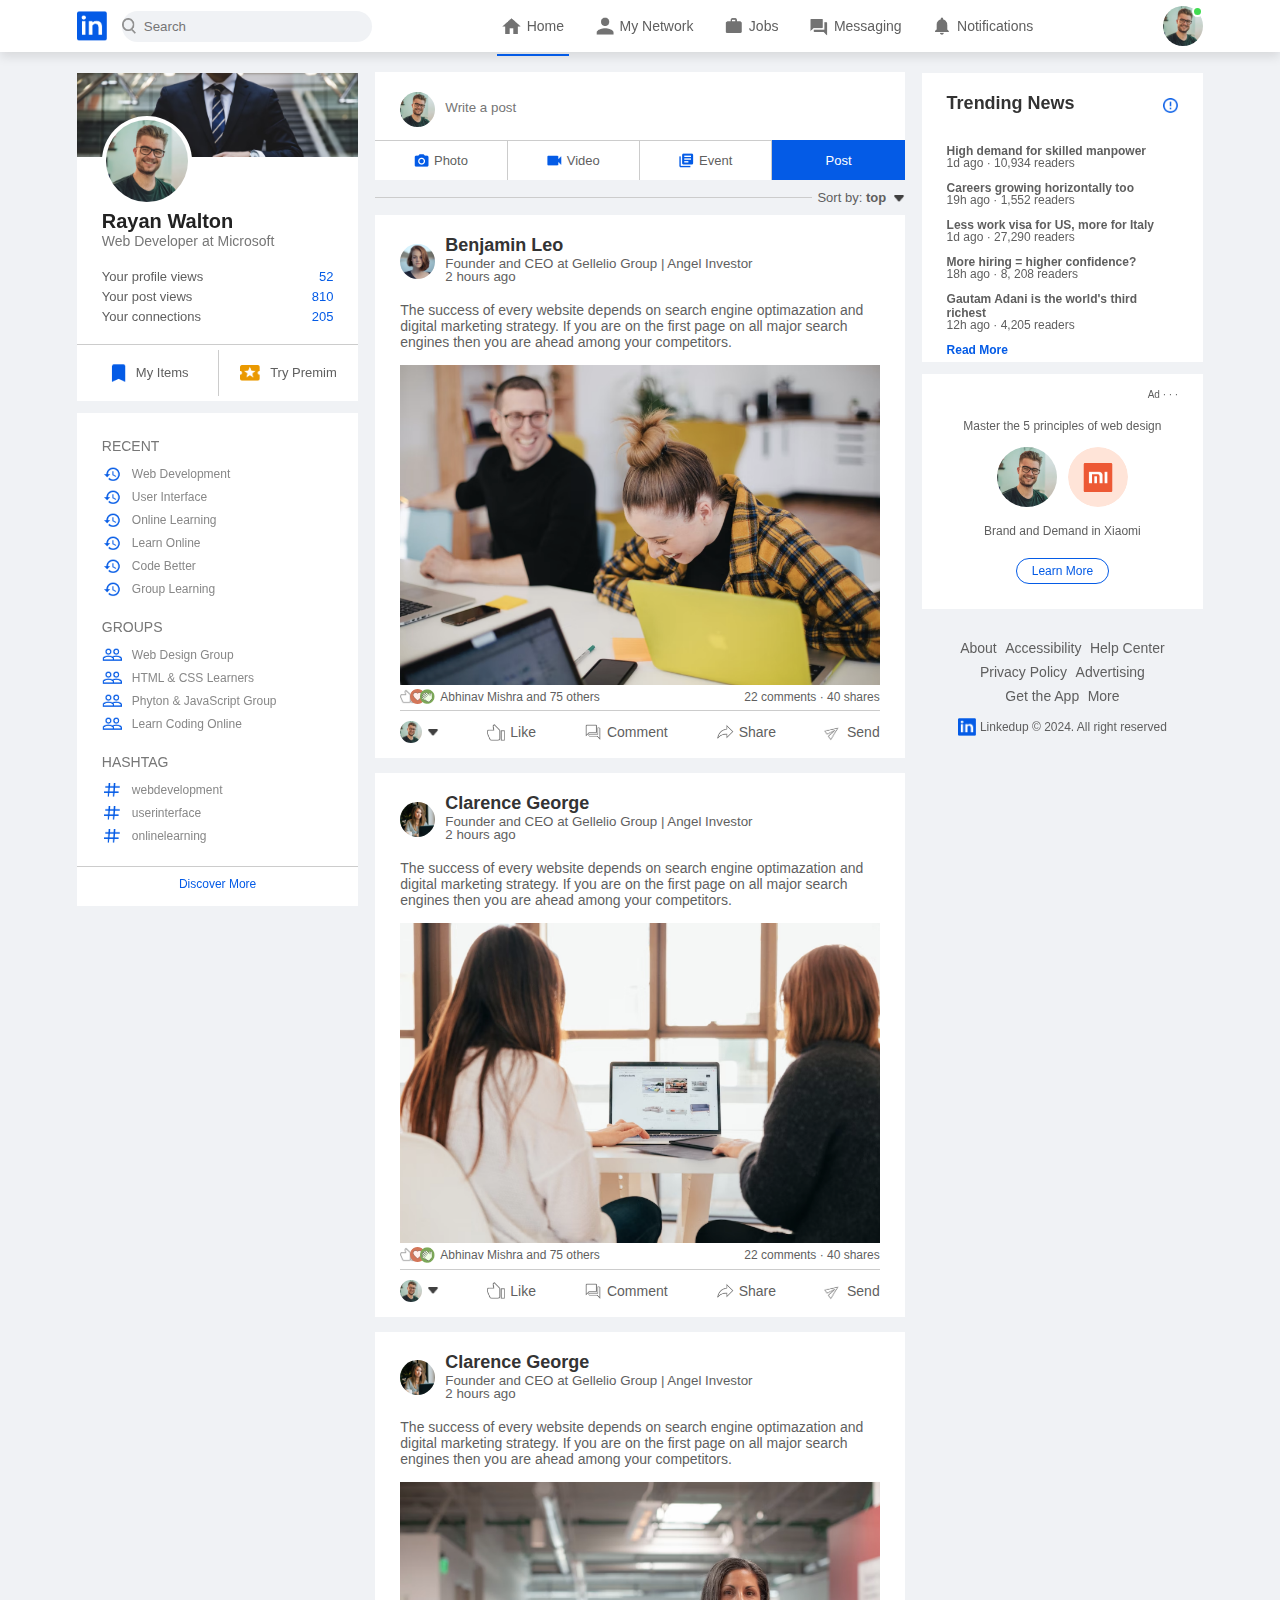
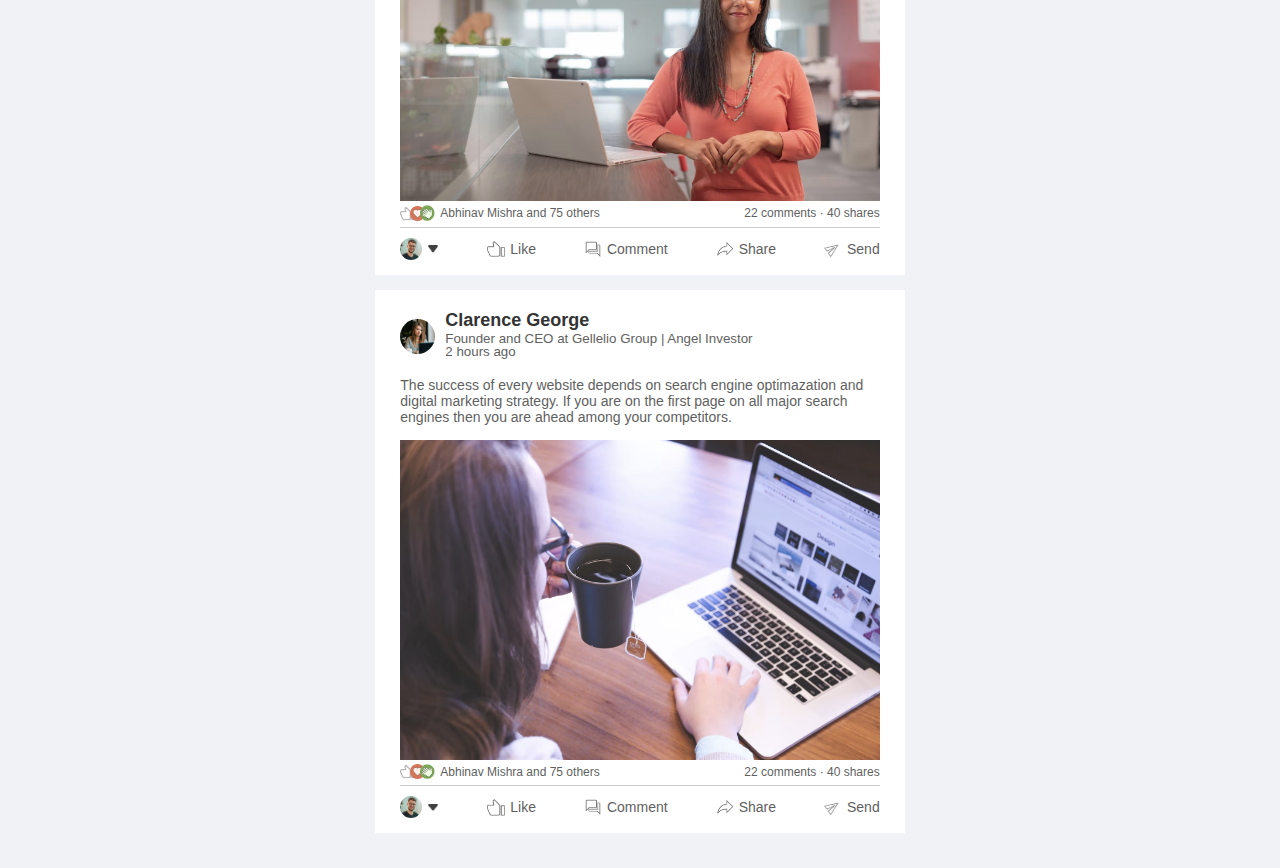
<file: index.html>
<!DOCTYPE html>
<html lang="en">
<head>
    <meta charset="UTF-8">
    <meta name="viewport" content="width=device-width, initial-scale=1.0">
    <title>LinkedIn-Clone</title>
    <link rel="stylesheet" href="style.css">
</head>
<body>
    <nav class="navbar">
        <div class="navbar-left">
            <a href="index.html" class="logo"><img src="images/logo.png"></a>

            <div class="search-box">
                <img src="images/search.png">
                <input type="text" placeholder="Search">
            </div>
        </div>
        <div class="navbar-center">
            <ul>
                <li><a href="#" class="active-link"><img src="images/home.png"><span>Home</span></a></li>
                <li><a href="#"><img src="images/network.png"><span>My Network</span></a></li>
                <li><a href="#"><img src="images/jobs.png"><span>Jobs</span></a></li>
                <li><a href="#"><img src="images/message.png"><span>Messaging</span></a></li>
                <li><a href="#"><img src="images/notification.png"><span>Notifications</span></a></li>
                
            </ul>
        </div>
        <div class="navbar-right">
            <div class="online">
                <img src="images/user-1.png" class="nav-profile-img" onclick="toggleMenu()">
            </div>
            
        </div>
    <!-- -------------profile drop-down menu-------------------- -->
            <div class="profile-menu-wrap" id="profileMenu">
                <div class="profile-menu">
                    <div class="user-info">
                        <img src="images/user-1.png">
                        <div>
                            <h3>Rayan Walton</h3>
                            <a href="profile.html">See your profile</a>
                        </div>
                    </div>
                    <hr>
                    <a href="#" class="profile-menu-link">
                        <img src="images/feedback.png">
                        <p>Give Feedback</p>
                        <span>></span>
                    </a>
                    <a href="#" class="profile-menu-link">
                        <img src="images/setting.png">
                        <p>Setting & Privacy</p>
                        <span>></span>
                    </a>
                    <a href="#" class="profile-menu-link">
                        <img src="images/help.png">
                        <p>Help & Support</p>
                        <span>></span>
                    </a>
                    <a href="#" class="profile-menu-link">
                        <img src="images/display.png">
                        <p>Display & Access</p>
                        <span>></span>
                    </a>
                    <a href="#" class="profile-menu-link">
                        <img src="images/logout.png">
                        <p>Logout</p>
                        <span>></span>
                    </a>
                </div>
            </div>





    </nav>

    <!-- --------------------navbar close------------------> 

    <div class="container">
        <!-- -------------------left-sidebar------------------ -->
        <div class="left-sidebar">
            <div class="sidebar-profile-box">
                <img src="images/cover-pic.png" width="100%">
                <div class="sidebar-profile-info">
                    <img src="images/user-1.png">
                    <h1>Rayan Walton</h1>
                    <h3>Web Developer at Microsoft</h3>
                    <ul>
                        <li>Your profile views <span>52</span></li>
                        <li>Your post views <span>810</span></li>
                        <li>Your connections <span>205</span></li>
                    </ul>
                </div>
                <div class="sidebar-profile-link">
                    <a href="#"><img src="images/items.png">My Items</a>
                    <a href="#"><img src="images/premium.png">Try Premim</a>
                </div>
            </div>

            <div class="sidebar-activity" id="sidebarActivity">
                <h3>RECENT</h3>
                <a href=""><img src="images/recent.png">Web Development</a>
                <a href=""><img src="images/recent.png">User Interface</a>
                <a href=""><img src="images/recent.png">Online Learning</a>
                <a href=""><img src="images/recent.png">Learn Online</a>
                <a href=""><img src="images/recent.png">Code Better</a>
                <a href=""><img src="images/recent.png">Group Learning</a>
                <h3>GROUPS</h3>
                <a href=""><img src="images/group.png">Web Design Group</a>
                <a href=""><img src="images/group.png">HTML & CSS Learners</a>
                <a href=""><img src="images/group.png">Phyton & JavaScript Group</a>
                <a href=""><img src="images/group.png">Learn Coding Online</a>
                <h3>HASHTAG</h3>
                <a href=""><img src="images/hashtag.png">webdevelopment</a>
                <a href=""><img src="images/hashtag.png">userinterface</a>
                <a href=""><img src="images/hashtag.png">onlinelearning</a>
                <div class="discover-more-link">
                    <a href="">Discover More</a>
                </div>
            </div>

            <p id="showMoreLink" onclick="toggleActivity()">Show more <b>+</b></p>
        </div>
        <!-- -----------------------main-content---------------------- -->
        <div class="main-content">

              <div class="create-post">
                <div class="create-post-input">
                    <img src="images/user-1.png">
                    <textarea rows="2" placeholder="Write a post"></textarea>
                </div>
                <div class="create-post-links">
                    <li><img src="images/photo.png">Photo</li>
                    <li><img src="images/video.png">Video</li>
                    <li><img src="images/event.png">Event</li>
                    <li>Post</li>
                </div>
              </div>
              <div class="sort-by">
                <hr>
                <p>Sort by: <span>top <img src="images/down-arrow.png" alt=""></span></p>
              </div>

              <div class="post">
                <div class="post-author">
                    <img src="images/user-3.png">
                    <div>
                        <h1>Benjamin Leo</h1>
                        <small>Founder and CEO at Gellelio Group | Angel Investor</small>
                        <small>2 hours ago</small>
                    </div>
                </div>
                <p>The success of every website depends on search engine optimazation
                    and digital marketing strategy. If you are on the first page on 
                    all major search engines then you are ahead among your competitors.
                </p>
                <img src="images/post-image-1.png" width="100%">

                <div class="post-stats">
                    <div>
                        <img src="images/thumbsup.png">
                        <img src="images/love.png">
                        <img src="images/clap.png">
                        <span class="like-user">Abhinav Mishra and 75 others</span>
                    </div>
                    <div>
                        <span>22 comments &middot; 40 shares</span>
                    </div>
                </div>
                 <div class="post-activity">
                    <div>
                        <img src="images/user-1.png" class="post-activity-user-icon">
                        <img src="images/down-arrow.png" class="post-activity-arrow-icon">
                    </div>
                    <div class="post-activity-link">
                        <img src="images/like.png">
                        <span>Like</span>
                    </div>
                    <div class="post-activity-link" >
                        <img src="images/comment.png">
                        <span>Comment</span>
                    </div>
                    <div class="post-activity-link">
                        <img src="images/share.png">
                        <span>Share</span>
                    </div>
                    <div class="post-activity-link">
                        <img src="images/send.png">
                        <span>Send</span>
                    </div>
                    
                </div>
             </div>


                <div class="post">
                    <div class="post-author">
                        <img src="images/user-4.png">
                        <div>
                            <h1>Clarence George</h1>
                            <small>Founder and CEO at Gellelio Group | Angel Investor</small>
                            <small>2 hours ago</small>
                        </div>
                    </div>
                    <p>The success of every website depends on search engine optimazation
                        and digital marketing strategy. If you are on the first page on 
                        all major search engines then you are ahead among your competitors.
                    </p>
                    <img src="images/post-image-2.png" width="100%">
    
                    <div class="post-stats">
                        <div>
                            <img src="images/thumbsup.png">
                            <img src="images/love.png">
                            <img src="images/clap.png">
                            <span class="like-user">Abhinav Mishra and 75 others</span>
                        </div>
                        <div>
                            <span>22 comments &middot; 40 shares</span>
                        </div>
                    </div>
                     <div class="post-activity">
                        <div>
                            <img src="images/user-1.png" class="post-activity-user-icon">
                            <img src="images/down-arrow.png" class="post-activity-arrow-icon">
                        </div>
                        <div class="post-activity-link">
                            <img src="images/like.png">
                            <span>Like</span>
                        </div>
                        <div class="post-activity-link" >
                            <img src="images/comment.png">
                            <span>Comment</span>
                        </div>
                        <div class="post-activity-link">
                            <img src="images/share.png">
                            <span>Share</span>
                        </div>
                        <div class="post-activity-link">
                            <img src="images/send.png">
                            <span>Send</span>
                        </div>
                        
                    </div>
                  </div>

                  <div class="post">
                    <div class="post-author">
                        <img src="images/user-4.png">
                        <div>
                            <h1>Clarence George</h1>
                            <small>Founder and CEO at Gellelio Group | Angel Investor</small>
                            <small>2 hours ago</small>
                        </div>
                    </div>
                    <p>The success of every website depends on search engine optimazation
                        and digital marketing strategy. If you are on the first page on 
                        all major search engines then you are ahead among your competitors.
                    </p>
                    <img src="images/post-image-3.png" width="100%">
    
                    <div class="post-stats">
                        <div>
                            <img src="images/thumbsup.png">
                            <img src="images/love.png">
                            <img src="images/clap.png">
                            <span class="like-user">Abhinav Mishra and 75 others</span>
                        </div>
                        <div>
                            <span>22 comments &middot; 40 shares</span>
                        </div>
                    </div>
                     <div class="post-activity">
                        <div>
                            <img src="images/user-1.png" class="post-activity-user-icon">
                            <img src="images/down-arrow.png" class="post-activity-arrow-icon">
                        </div>
                        <div class="post-activity-link">
                            <img src="images/like.png">
                            <span>Like</span>
                        </div>
                        <div class="post-activity-link" >
                            <img src="images/comment.png">
                            <span>Comment</span>
                        </div>
                        <div class="post-activity-link">
                            <img src="images/share.png">
                            <span>Share</span>
                        </div>
                        <div class="post-activity-link">
                            <img src="images/send.png">
                            <span>Send</span>
                        </div>
                        
                    </div>
                  </div>

                  <div class="post">
                    <div class="post-author">
                        <img src="images/user-4.png">
                        <div>
                            <h1>Clarence George</h1>
                            <small>Founder and CEO at Gellelio Group | Angel Investor</small>
                            <small>2 hours ago</small>
                        </div>
                    </div>
                    <p>The success of every website depends on search engine optimazation
                        and digital marketing strategy. If you are on the first page on 
                        all major search engines then you are ahead among your competitors.
                    </p>
                    <img src="images/post-image-4.png" width="100%">
    
                    <div class="post-stats">
                        <div>
                            <img src="images/thumbsup.png">
                            <img src="images/love.png">
                            <img src="images/clap.png">
                            <span class="like-user">Abhinav Mishra and 75 others</span>
                        </div>
                        <div>
                            <span>22 comments &middot; 40 shares</span>
                        </div>
                    </div>
                     <div class="post-activity">
                        <div>
                            <img src="images/user-1.png" class="post-activity-user-icon">
                            <img src="images/down-arrow.png" class="post-activity-arrow-icon">
                        </div>
                        <div class="post-activity-link">
                            <img src="images/like.png">
                            <span>Like</span>
                        </div>
                        <div class="post-activity-link" >
                            <img src="images/comment.png">
                            <span>Comment</span>
                        </div>
                        <div class="post-activity-link">
                            <img src="images/share.png">
                            <span>Share</span>
                        </div>
                        <div class="post-activity-link">
                            <img src="images/send.png">
                            <span>Send</span>
                        </div>
                        
                    </div>
                  </div>
    
    


              
        </div>
        <!-- ----------------------right-sidebar-------------------- -->
        <div class="right-sidebar">
            <div class="sidebar-news">
                <img src="images/more.png" class="info-icon">
                <h3>Trending News</h3>
                <a href="#">High demand for skilled manpower</a>
                <span>1d ago &middot; 10,934 readers</span>

                <a href="#">Careers growing horizontally too</a>
                <span>19h ago &middot; 1,552 readers</span>

                <a href="#">Less work visa for US, more for Italy</a>
                <span>1d ago &middot; 27,290  readers</span>

                <a href="#">More hiring = higher confidence?</a>
                <span>18h ago &middot; 8, 208 readers</span>

                <a href="#">Gautam Adani is the world's third richest</a>
                <span>12h ago &middot; 4,205 readers</span>

                <a href="#" class="read-more-link">Read More</a>
            </div>

            <div class="sidebar-ad">
                 <small>Ad &middot; &middot; &middot;</small>
                 <p>Master the 5 principles of web design</p>
                 <div>
                    <img src="images/user-1.png">
                    <img src="images/mi-logo.png">
                 </div>
                 
                 <b>Brand and Demand in Xiaomi</b>
                 <a href="#" class="ad-link">Learn More</a>
            </div>

            <div class="sidebar-useful-links">
                <a href="#">About</a>
                <a href="#">Accessibility</a>
                <a href="#">Help Center</a>
                <a href="#">Privacy Policy</a>
                <a href="#">Advertising</a>
                <a href="#">Get the App</a>
                <a href="#">More</a>

                <div class="copyright-msg">
                    <img src="images/logo.png">
                    <p>Linkedup &#169; 2024. All right reserved</p>
                </div>
            </div>
        </div>
    </div>

    <script>

          let profileMenu = document.getElementById("profileMenu");

          function toggleMenu(){
            profileMenu.classList.toggle("open-menu");
          }

    </script>

    <script>
        let sideActivity = document.getElementById("sidebarActivity");
        let moreLink = document.getElementById("showMoreLink");

        function toggleActivity(){
            sideActivity.classList.toggle("open-activity");

            if(sideActivity.classList.contains("open-activity")){
                moreLink.innerHTML = "Show less <b>-<b>"
            }
            else{
                moreLink.innerHTML = "Show more <b>+<b>"
            }
        }
    </script>

</body>
</html>
</file>
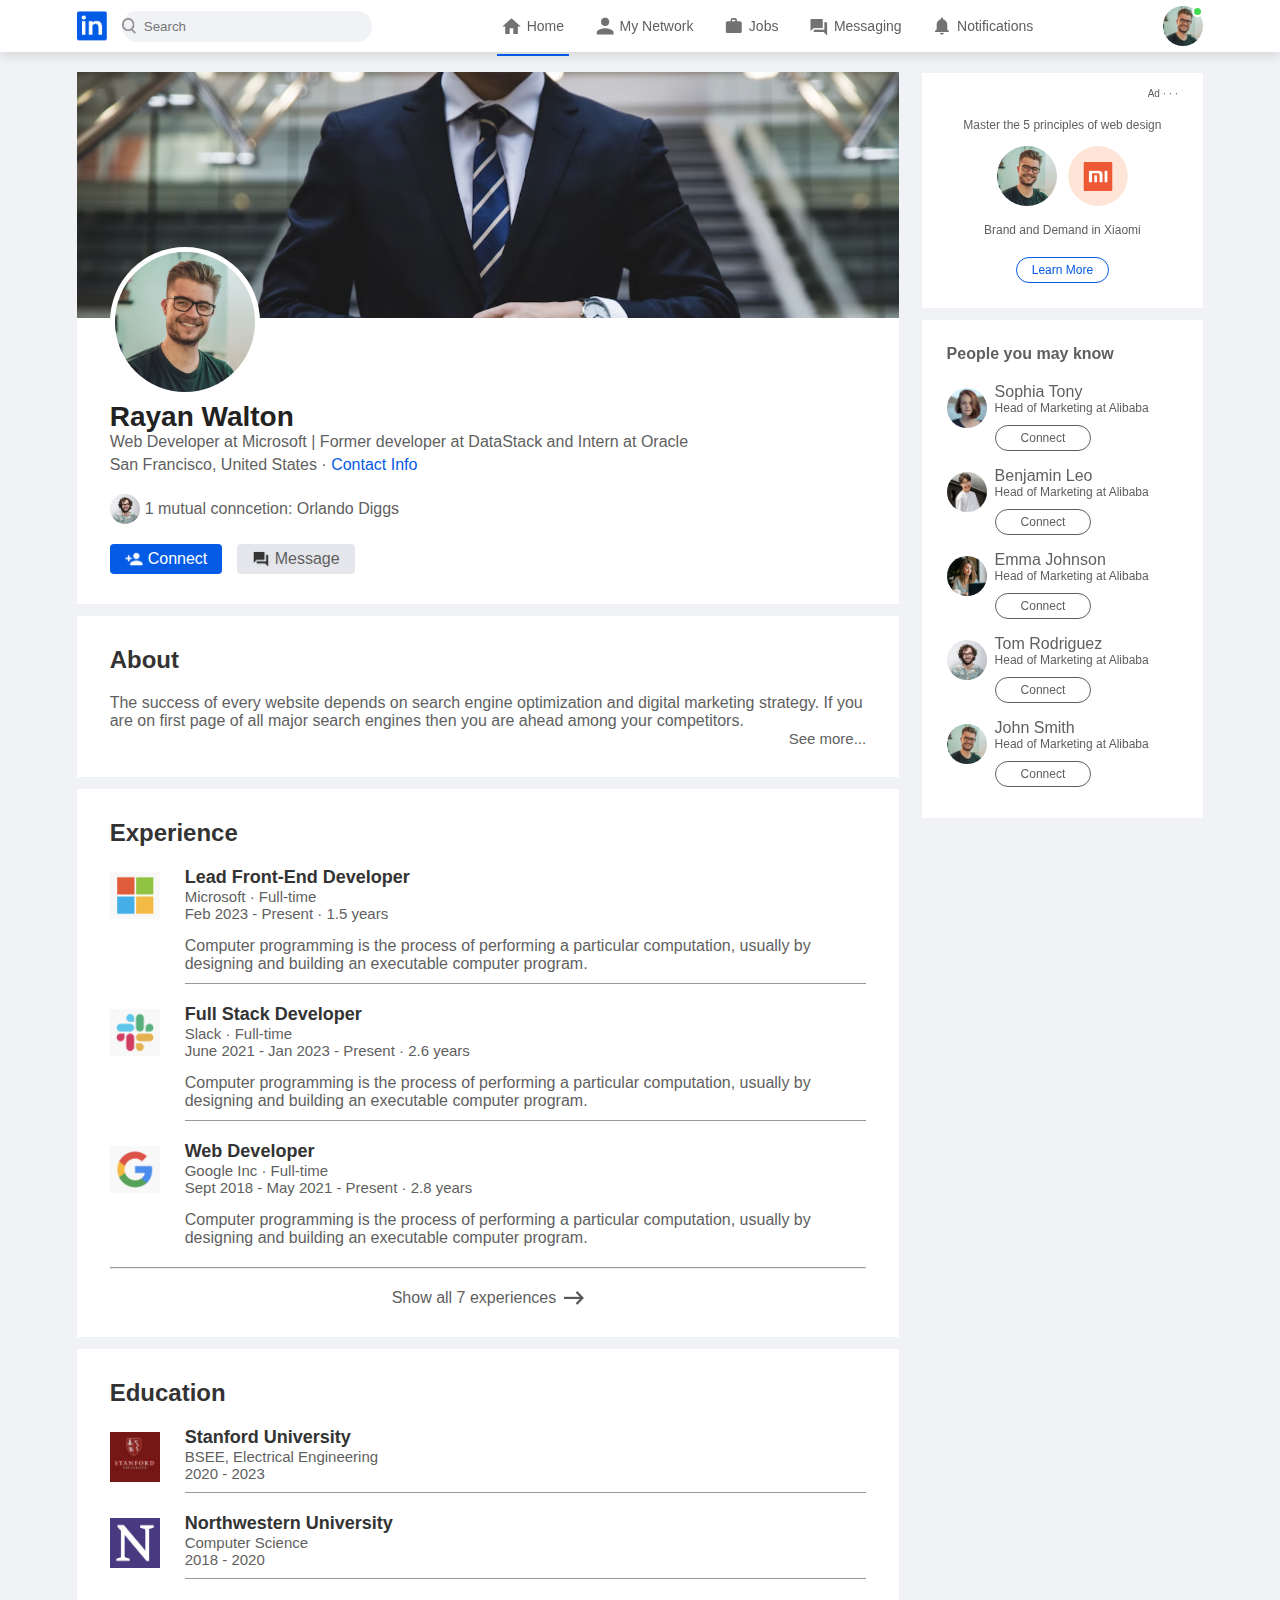
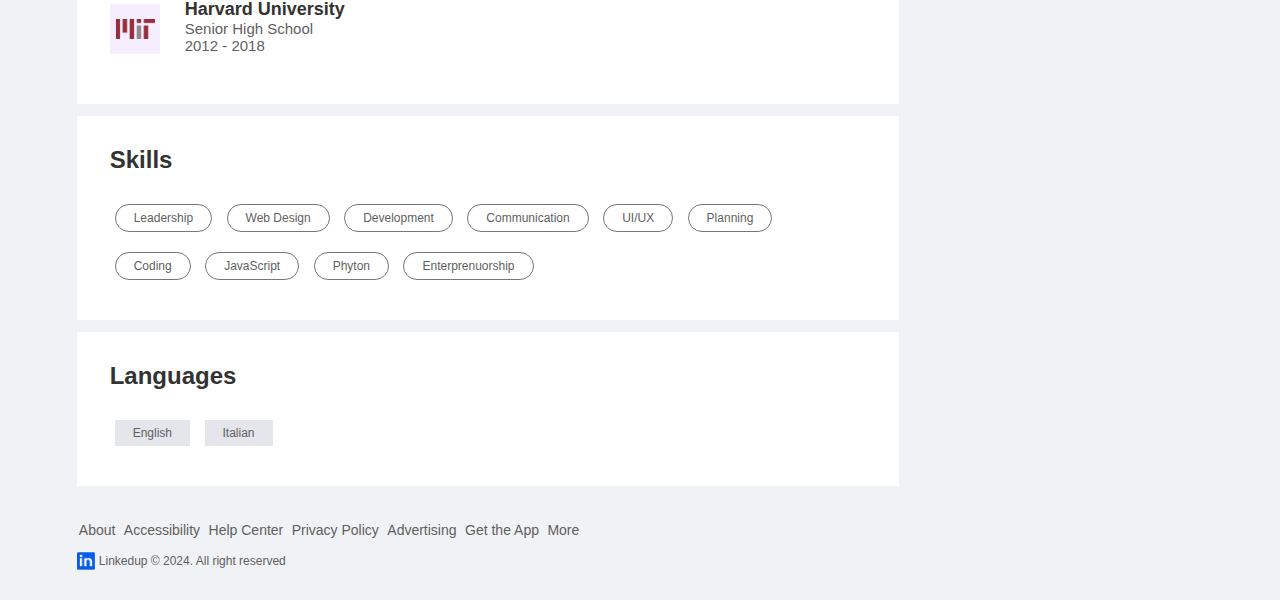
<file: profile.html>
<!DOCTYPE html>
<html lang="en">
<head>
    <meta charset="UTF-8">
    <meta name="viewport" content="width=device-width, initial-scale=1.0">
    <title>LinkedIn-Clone</title>
    <link rel="stylesheet" href="style.css">
</head>
<body>
    <nav class="navbar">
        <div class="navbar-left">
            <a href="index.html" class="logo"><img src="images/logo.png"></a>

            <div class="search-box">
                <img src="images/search.png">
                <input type="text" placeholder="Search">
            </div>
        </div>
        <div class="navbar-center">
            <ul>
                <li><a href="#" class="active-link"><img src="images/home.png"><span>Home</span></a></li>
                <li><a href="#"><img src="images/network.png"><span>My Network</span></a></li>
                <li><a href="#"><img src="images/jobs.png"><span>Jobs</span></a></li>
                <li><a href="#"><img src="images/message.png"><span>Messaging</span></a></li>
                <li><a href="#"><img src="images/notification.png"><span>Notifications</span></a></li>
                
            </ul>
        </div>
        <div class="navbar-right">
            <div class="online">
                <img src="images/user-1.png" class="nav-profile-img" onclick="toggleMenu()">
            </div>
            
        </div>
    <!-- -------------profile drop-down menu-------------------- -->
            <div class="profile-menu-wrap" id="profileMenu">
                <div class="profile-menu">
                    <div class="user-info">
                        <img src="images/user-1.png">
                        <div>
                            <h3>Rayan Walton</h3>
                            <a href="profile.html">See your profile</a>
                        </div>
                    </div>
                    <hr>
                    <a href="#" class="profile-menu-link">
                        <img src="images/feedback.png">
                        <p>Give Feedback</p>
                        <span>></span>
                    </a>
                    <a href="#" class="profile-menu-link">
                        <img src="images/setting.png">
                        <p>Setting & Privacy</p>
                        <span>></span>
                    </a>
                    <a href="#" class="profile-menu-link">
                        <img src="images/help.png">
                        <p>Help & Support</p>
                        <span>></span>
                    </a>
                    <a href="#" class="profile-menu-link">
                        <img src="images/display.png">
                        <p>Display & Access</p>
                        <span>></span>
                    </a>
                    <a href="#" class="profile-menu-link">
                        <img src="images/logout.png">
                        <p>Logout</p>
                        <span>></span>
                    </a>
                </div>
            </div>





    </nav>

    <!-- --------------------navbar close------------------> 

    <div class="container">
        <div class="profile-main">
             <div class="profile-container">
                <img src="images/cover-pic.png" width="100%">
                <div class="profile-container-inner">
                    <img src="images/user-1.png" class="profile-pic">
                    <h1>Rayan Walton</h1>
                    <b>Web Developer at Microsoft | Former developer at DataStack
                        and Intern at Oracle
                    </b>
                    <p>San Francisco, United States &middot; <a href="#">Contact Info</a></p>
                    <div class="mutual-connection">
                        <img src="images/user-2.png">
                        <span>1 mutual conncetion: Orlando Diggs</span>
                    </div>
                    <div class="profile-btn">
                        <a href="#" class="primary-btn"><img src="images/connect.png">Connect</a>
                        <a href="#"><img src="images/chat.png">Message</a>
                    </div>
                </div>
             </div>

             <div class="profile-description">
                <h2>About</h2>
                <p>The success of every website depends on search engine optimization
                    and digital marketing strategy. If you are on first page of all major
                    search engines then you are ahead among your competitors.
                </p>
                <a href="#" class="see-more-link">See more...</a>
             </div>

             <div class="profile-description">
                <h2>Experience</h2>
                <div class="profile-desc-row">
                    <img src="images/microsoft.png" alt="">
                    <div>
                        <h3>Lead Front-End Developer</h3>
                        <b>Microsoft &middot; Full-time</b>
                        <b>Feb 2023 - Present &middot; 1.5 years</b>
                        <p>Computer programming is the process of performing a particular
                            computation, usually by designing and building an executable computer 
                            program.
                        </p>
                        <hr>
                    </div>
                </div>
                <div class="profile-desc-row">
                    <img src="images/slack.png" alt="">
                    <div>
                        <h3>Full Stack Developer</h3>
                        <b>Slack &middot; Full-time</b>
                        <b>June 2021 - Jan 2023 - Present &middot; 2.6 years</b>
                        <p>Computer programming is the process of performing a particular
                            computation, usually by designing and building an executable computer 
                            program.
                        </p>
                        <hr>
                    </div>
                </div>
                <div class="profile-desc-row">
                    <img src="images/google.png" alt="">
                    <div>
                        <h3>Web Developer</h3>
                        <b>Google Inc &middot; Full-time</b>
                        <b> Sept 2018 - May 2021 - Present &middot; 2.8 years</b>
                        <p>Computer programming is the process of performing a particular
                            computation, usually by designing and building an executable computer 
                            program.
                        </p>
                    </div>
                </div>
                <hr>
                <a href="#" class="experience-link">Show all 7 experiences <img src="images/right-arrow.png"></a>
        </div> 

                <div class="profile-description">
                    <h2>Education</h2>
                    <div class="profile-desc-row">
                        <img src="images/stanford.png" alt="">
                        <div>
                            <h3>Stanford University</h3>
                            <b>BSEE, Electrical Engineering</b>
                            <b>2020 - 2023</b>
                            <hr>
                        </div>
                    </div>
                    <div class="profile-desc-row">
                        <img src="images/north.png" alt="">
                        <div>
                            <h3>Northwestern University</h3>
                            <b>Computer Science</b>
                            <b>2018 - 2020</b>
                            <hr>
                        </div>
                    </div>
                    <div class="profile-desc-row">
                        <img src="images/mit.png" alt="">
                        <div>
                            <h3>Harvard University</h3>
                            <b>Senior High School</b>
                            <b>2012 - 2018</b>
                        </div>
                    </div>
                </div>
                <div class="profile-description">
                    <h2>Skills</h2>
                    <a href="#" class="skills-btn">Leadership</a>
                    <a href="#" class="skills-btn">Web Design</a>
                    <a href="#" class="skills-btn">Development</a>
                    <a href="#" class="skills-btn">Communication</a>
                    <a href="#" class="skills-btn">UI/UX</a>
                    <a href="#" class="skills-btn">Planning</a>
                    <a href="#" class="skills-btn">Coding</a>
                    <a href="#" class="skills-btn">JavaScript</a>
                    <a href="#" class="skills-btn">Phyton</a>
                    <a href="#" class="skills-btn">Enterprenuorship</a>
                </div>  
                <div class="profile-description">
                    <h2>Languages</h2>
                    <a href="#" class="language-btn">English</a>
                    <a href="#" class="language-btn">Italian</a>
                </div>    
             

        </div>

<!-- --------------profile-sidebar-------------- -->
        <div class="profile-sidebar">
            <div class="sidebar-ad">
                <small>Ad &middot; &middot; &middot;</small>
                <p>Master the 5 principles of web design</p>
                <div>
                   <img src="images/user-1.png">
                   <img src="images/mi-logo.png">
                </div>
                
                <b>Brand and Demand in Xiaomi</b>
                <a href="#" class="ad-link">Learn More</a>
           </div>

           <div class="sidebar-people">
                 <h3>People you may know</h3>
                 <div class="sidebar-people-row">
                      <img src="images/user-3.png">
                      <div>
                           <h2>Sophia Tony </h2>
                           <p>Head of Marketing at Alibaba</p>
                           <a href="#">Connect</a>
                      </div>
                 </div>
                 <div class="sidebar-people-row">
                    <img src="images/user-5.png">
                    <div>
                         <h2>Benjamin Leo</h2>
                         <p>Head of Marketing at Alibaba</p>
                         <a href="#">Connect</a>
                    </div>
               </div>
               <div class="sidebar-people-row">
                <img src="images/user-4.png">
                  <div>
                     <h2>Emma Johnson</h2>
                     <p>Head of Marketing at Alibaba</p>
                     <a href="#">Connect</a>
                   </div>
               </div>
               <div class="sidebar-people-row">
                      <img src="images/user-2.png">
                  <div>
                     <h2>Tom Rodriguez</h2>
                     <p>Head of Marketing at Alibaba</p>
                     <a href="#">Connect</a>
                   </div>
               </div>
               <div class="sidebar-people-row">
                    <img src="images/user-1.png">
                   <div>
                     <h2>John Smith</h2>
                     <p>Head of Marketing at Alibaba</p>
                     <a href="#">Connect</a>
                   </div>
                </div>
           </div>

        </div>

    </div>

    <div class="profile-footer">
        <div class="sidebar-useful-links">
            <a href="#">About</a>
            <a href="#">Accessibility</a>
            <a href="#">Help Center</a>
            <a href="#">Privacy Policy</a>
            <a href="#">Advertising</a>
            <a href="#">Get the App</a>
            <a href="#">More</a>

            <div class="copyright-msg">
                <img src="images/logo.png">
                <p>Linkedup &#169; 2024. All right reserved</p>
            </div>
        </div>
    </div>

    <script>

          let profileMenu = document.getElementById("profileMenu");

          function toggleMenu(){
            profileMenu.classList.toggle("open-menu");
          }

    </script>

</body>
</html>
</file>
<file: style.css>
*{
    margin: 0;
    padding: 0;
    font-family: 'Poppins', sans-serif;
    box-sizing: border-box;
}
body{
    background: #f0f2f5;
    color: #5f5f5f;
}
a{
    text-decoration: none;
    color: #5f5f5f;
}
.navbar{
    display: flex;
    align-items: center;
    justify-content: space-between;
    background: #fff;
    padding: 6px 6%;
    position: sticky;
    top: 0;
    z-index: 100;
    box-shadow: 0 5px 10px rgba(0, 0, 0, 0.1);
}
.logo img{
    width: 30px;
    margin-right: 15px;
    display: block;
}
.navbar-center ul li{
    display: inline-block;
    list-style: none;
}
.navbar-center ul li a{
    display: flex;
    align-items: center;
    font-size: 14px;
    margin: 5px 8px;
    padding-right: 5px;
    position: relative;
}
.navbar-center ul li img{
    width: 30px;
}
.navbar-center ul li a::after{
    content: '';
    width: 0;
    height: 2px;
    background: #045be6;
    position: absolute;
    bottom: -15px;
    transition: width 0.3s;
}
.navbar-center ul li a:hover::after,
.navbar-center ul li a.active-link::after
{
    width: 100%;
}

.nav-profile-img{
    width: 40px;
    border-radius: 50%;
    display: block;
    cursor: pointer;
    position: relative;
}
.online{
    position: relative;
}
.online::after{
    content: '';
    width: 7px;
    height: 7px;
    border: 2px solid #fff;
    border-radius: 50%;
    right: 0px;
    top: 0px;
    background: #41db51;
    position: absolute;
}
.search-box{
    background: #f0f2f5;
    width: 250px;
    border-radius: 20px;
    display: flex;
    align-items: center;
    padding: 0 15;
}
.navbar-left{
    display: flex;
    align-items: center;
}
.search-box img{
    width: 14px;
}
.search-box input{
    width: 100px;
    background: transparent;
    padding: 8px;
    outline: none;
    border: 0;
}
/* ---------navbar end-----------> */

.container{
    padding: 20px 6%;
    display: flex;
    flex-wrap: wrap;
    justify-content: space-between;
}

/* ---------left-sidebar-----------> */
.left-sidebar{
    flex-basis: 25%;
    align-self: flex-start;
    position: sticky;
    top: 73px;
}
.sidebar-profile-box{
    background: #fff;
}
.sidebar-profile-info{
    padding: 0 25px;
}
.sidebar-profile-info img{
    width: 90px;
    border-radius: 50%;
    background: #fff;
    padding: 4px;
    margin-top: -45px;
}
.sidebar-profile-info h1{
    font-size: 20px;
    font-weight: 600;
    color: #222;
}
.sidebar-profile-info h3{
    font-size: 14px;
    font-weight: 500;
    color: #777;
}
.sidebar-profile-info ul{
    list-style: none;
    margin: 20px 0;
}
.sidebar-profile-info ul li{
    width: 100%;
    margin: 5px 0;
    font-size: 13px;
}
.sidebar-profile-info ul li span{
    float: right;
    color: #045be6;
}
.sidebar-profile-link{
    display: flex;
    align-items: center;
    border-top: 1px solid #ccc;
}
.sidebar-profile-link a{
    flex-basis: 50%;
    display: flex;
    align-items: center;
    justify-content: center;
    padding: 15px 0;
    font-size: 13px;
    border-left: 1px solid #ccc;
}
.sidebar-profile-link a:first-child{
    border-left: 0;
}
.sidebar-profile-link a img{
    width: 20px;
    margin-right: 10px;
}

.sidebar-activity{
    background: #fff;
    padding: 5px 25px;
    margin: 12px 0;
}
.sidebar-activity h3{
    color: #777;
    font-size: 14px;
    font-weight: 500;
    margin: 20px 0 10px;
}
.sidebar-activity a{
    display: flex;
    align-items: center;
    font-size: 12px;
    font-weight: 500;
    color: #888;
    margin: 3px 0;
}
.sidebar-activity a img{
    width: 20px;
    margin-right: 10px;
}
.discover-more-link{
    border-top: 1px solid #ccc;
    text-align: center;
    margin-top: 20px;
    margin-left: -25px;
    margin-right: -25px;
}
.discover-more-link a{
    color: #045be6;
    display: inline-block;
    margin: 10px 0;
}
/* ------- left-sidebar-ended-------*/

/* ---------right-sidebar-----------> */
.right-sidebar{
    flex-basis: 25%;
    align-self: flex-start;
    position: sticky;
    top: 73px;
}
.sidebar-news{
    background: #fff;
    padding: 10px 25px;
}
.info-icon{
    width: 15px;
    float: right;
    margin-top: 15px;
}
.sidebar-news h3{
    font-size: 18px;
    font-weight: 600;
    color: #333;
    margin: 10px 0 30px;
}
.sidebar-news a{
    display: block;
    font-size: 12px;
    font-weight: 600;
    margin-top: 10px;
    margin-bottom: -5px;
}
.sidebar-news span{
    font-size: 12px;
}
.sidebar-news .read-more-link{
    color: #045be6;
}

.sidebar-ad{
    background: #fff;
    padding: 15px 25px;
    text-align: center;
    margin: 12px 0;
    font-size: 12px;
}
.sidebar-ad img{
    width: 60px;
    border-radius: 50%;
    margin: 4px;
}
.sidebar-ad small{
    float: right;
    font-weight: 500;
}
.sidebar-ad p{
    margin-top: 30px;
    margin-bottom: 10px;
}
.sidebar-ad b{
    display: block;
    font-weight: 500;
    margin-top: 10px;
}
.ad-link{
    display: inline-block;
    border: 1px solid #045be6;
    border-radius: 30px;
    padding: 5px 15px;
    color: #045be6;
    font-weight: 500;
    margin: 20px auto 10px;
}
.sidebar-useful-links{
    padding: 15px 25px;
    text-align: center;
}
.sidebar-useful-links a{
    display: inline-block;
    font-size: 14px;
    margin: 4px 2px;
}
.copyright-msg{
    display: flex;
    align-items: center;
    justify-content: center;
    font-size: 12px;
    margin-top: 10px;
    font-weight: 500;
}
.copyright-msg img{
    width: 18px;
    margin-right: 4px;
}


/* ---------main-content-----------> */
.main-content{
    flex-basis: 47%;
}
.create-post{
    background: #fff;
}
.create-post-input{
    padding: 20px 25px 10px;
    display: flex;
    align-items: flex-start;
}
.create-post-input img{
    width: 35px;
    border-radius: 50%;
    margin-right: 10px;
}
.create-post-input textarea{
    width: 100%;
    border: 0;
    outline: 0;
    resize: none;
    background: transparent;
    margin-top: 8px;
}
::placeholder{
    font-weight: 500;
}
.create-post-links{
    display: flex;
    align-items: flex-start;
}
.create-post-links li{
    list-style: none;
    border-top: 1px solid #ccc;
    border-right: 1px solid #ccc;
    flex-basis: 25%;
    height: 40px;
    font-size: 13px;
    display: flex;
    align-items: center;
    justify-content: center;
    cursor: pointer;
}
.create-post-links img{
    width: 15px;
    margin-right: 5px;
} 
.create-post-links li:last-child{
    background: #045be6;
    color: #fff;
    border-top: 0;
    border-right: 0;
    width: 100%;
}
.sort-by{
    display: flex;
    align-items: center;
    margin: 10px 0;
}
.sort-by hr{
    flex: 1;
    border: 0;
    height: 1px;
    background: #ccc;
}
.sort-by p{
    font-size: 13px;
    padding-left: 5px;
}
.sort-by p span{
    font-weight: 600;
    cursor: pointer;
} 
.sort-by p span img{
    width: 12px;
    margin-left: 3px;
}
.post{
    background: #fff;
    padding: 20px 25px 5px;
    margin: 5px 0 15px;
}
.post-author{
    display: flex;
    align-items: center;
    margin-bottom: 20px;
}
.post-author img{
    width: 35px;
    border-radius: 50%;
    margin-right: 10px;
    margin-top: 5px;
}
.post-author h1{
    font-size: 18px;
    font-weight: 600;
    color: #333;
}
.post-author small{
    display: block;
    margin-bottom: -2px;
}
.post p{
    font-size: 14px;
    margin-bottom: 15px;
}
.post-stats{
    display: flex;
    flex-wrap: wrap;
    align-items: center;
    justify-content: space-between;
    font-size: 12px;
    border-bottom: 1px solid #ccc;
    padding-bottom: 6px;
}
.post-stats div{
    display: flex;
    align-items: center;
}
.post-stats div img{
    width: 15px;
    margin-right: -5px;
}
.like-user{
    margin-left: 10px;
}
.post-activity{
    display: flex;
    align-items: center;
    justify-content: space-between;
    padding: 10px 0;
    font-size: 14px;
    font-weight: 500;
}
.post-activity div{
    display: flex;
    align-items: center;
}
.post-activity-user-icon{
    width: 22px;
    border-radius: 50%;
}
.post-activity-arrow-icon{
    width: 12px;
    margin-left: 5px;
}
.post-activity-link img{
    width: 18px;
    margin-right: 5px;
}
/* --------end of main content------- */

/* ---------profile drop-down menu------- */
.profile-menu-wrap{
    position: absolute;
    top: 100%;
    right: 5%;
    width: 320px;
    max-height: 0;
    overflow: hidden;
    transition: max-height 0.5s;
}
.profile-menu-wrap.open-menu{
    max-height: 400px;
}
.profile-menu{
    background: #222;
    color: #fff;
    padding: 20px;
    margin: 10px;
}
.user-info{
    display: flex;
    align-items: center;
}
.user-info img{
    width: 50px;
    border-radius: 50%;
    margin-right: 15px;
}
.user-info h3{
    font-weight: 500;
    margin-bottom: -2px;   
    /* -7px original */
}
.user-info a{
    color: #c9dbf8;
    font-size: 13px;
}
.profile-menu hr{
    border: 0;
    height: 1px;
    width: 100%;
    background: #fff;
    margin: 15px 0 10px;
}
.profile-menu-link{
    display: flex;
    align-items: center;
    color: #fff;
    margin: 12px 0;
    font-size: 14px;
}
.profile-menu-link p{
    width: 100%;
}
.profile-menu-link img{
    width: 35px;
    border-radius: 50%;
    margin-right: 15px;
}

/* --------start of profile html------- */

.profile-main{
    flex-basis: 73%;
}
.profile-container{
   background: #fff;
}
.profile-container-inner{
    padding: 0 4% 10px;
}
.profile-pic{
    width: 150px;
    border-radius: 50%;
    margin-top: -75px;
    padding: 5px;
    background: #fff;
}
.profile-container h1{
    font-size: 28px;
    font-weight: 600;
    color: #222;
}
.profile-container b{
    font-weight: 500;
}
.profile-container p{
    margin-top: 5px;
}
.profile-container p a{
    color: #045be6;
    font-weight: 500;
}
.mutual-connection{
    display: flex;
    align-items: center;
    margin: 20px 0;
}
.mutual-connection img{
    width: 30px;
    border-radius: 50%;
    margin-right: 5px;
}
.profile-btn{
    margin: 20px 0;
}
.profile-btn a{
    display: inline-flex;
    align-items: center;
    background: #e4e6eb;
    padding: 6px 15px;
    border-radius: 4px;
    margin-right: 10px;
}
.profile-btn a img{
    width: 18px;
    margin-right: 5px;
}
.profile-btn .primary-btn{
    background: #045be6;
    color: #fff;
}
.profile-description{
    background: #fff;
    padding: 20px 4% 30px;
    margin: 12px 0;
}
.profile-description h2{
    color: #333;
    margin: 10px 0 20px;
    font-weight: 600;
}
.see-more-link{
    display: block;
    text-align: right;
    font-size: 15px;
}
.profile-desc-row{
    display: flex;
    align-items: flex-start;
    margin: 20px 0;
}
.profile-desc-row img{
    width: 50px;
    margin-right: 25px;
    margin-top: 5px;
}
.profile-desc-row div{
    width: 100%;
}
.profile-desc-row h3{
    font-size: 18px;
    font-weight: 600;
    color: #333;
}
.profile-desc-row b{
    display: block;
    font-weight: 500;
    font-size: 15px;
}
.profile-desc-row p{
    margin-top: 15px;
}
.profile-desc-row hr{
    border: 0;
    border-bottom: 1px solid #999;
    margin-top: 10px;
}
.experience-link{
    display: flex;
    align-items: center;
    justify-content: center;
    padding-top: 20px;
    font-weight: 500;
}
.experience-link img{
    width: 20px;
    margin-left: 8px;
}
.skills-btn{
    display: inline-block;
    margin: 10px 5px;
    padding: 6px 18px;
    border: 1px solid #777;
    border-radius: 30px;
    font-size: 12px;
    font-weight: 500;
}
.language-btn{
    display: inline-block;
    margin: 10px 5px;
    padding: 6px 18px;
    background: #e4e6eb;
    font-size: 12px;
    font-weight: 500;
}


/* -----------profile-right-sidebar------------- */
.profile-sidebar{
    flex-basis: 25%;
    align-self: flex-start;
    position: sticky;
    top: 73px;
}
.profile-sidebar .sidebar-ad{
    margin: 0;
}
.sidebar-people{
    background: #fff;
    padding: 15px 25px;
    margin: 12px 0;
    font-size: 12px;
}
.sidebar-people h3{
    font-size: 16px;
    font-weight: 600;
    margin: 10px 0 20px;
}
.sidebar-people-row{
    display: flex;
    align-items: flex-start;
    margin: 6px 0;
}
.sidebar-people-row img{
    width: 40px;
    border-radius: 50%;
    margin-right: 8px;
    margin-top: 5px;
}
.sidebar-people-row h2{
    font-size: 16px;
    font-weight: 500;
}
.sidebar-people-row a{
    display: inline-block;
    margin: 10px 0;
    padding: 5px 25px;
    border: 1px solid #5f5f5f;
    border-radius: 30px;
    font-weight: 500;
}
.profile-footer{
    padding: 0 6% 30px;
}
.profile-footer .sidebar-useful-links{
    text-align: left;
    padding: 0;
}
.profile-footer .copyright-msg{
    justify-content: flex-start;
}
#showMoreLink{
    display: none;
}

/* --------media query for small screen -------- */
@media only screen and (max-width: 600px){
    .search-box{
        background: transparent;
        width: auto;
        padding: 0;
    }
    .search-box input{
        width: 0;
        padding: 0;
    }
    .navbar-center ul li a span{
        display: none;
    }
    .navbar-center ul li a{
        padding-right: 0;
        margin: 5px;
    }
    .nav-profile-img{
        width: 30px;
    }
    .container{
        padding: 15px 3%;
    }
    .left-sidebar, .right-sidebar{
        flex-basis: 100%;
        position: relative;
        top: unset;
    }
    .main-content{
        flex-basis: 100%;
    }
    .post-stats div{
        margin: 2px 0;
    }
    .post-activity-link span{
        display: none;
    }
    .post-activity-link img{
        margin: 0;
    }
    .profile-main, .profile-sidebar{
        flex-basis: 100%;
    }
    .profile-container{
        font-size: 14px;
    }
    .profile-pic{
        width: 100px;
        margin-top: -50px;
    }
    .profile-description{
        font-size: 14px;
    }
    #showMoreLink{
        display: block;
        width: fit-content;
        margin: 10px auto;
        font-size: 14px;
        cursor: pointer;
    }
    .sidebar-activity{
        display: none;
    }
    .sidebar-activity.open-activity{
        display: block;
    }
}
</file>
